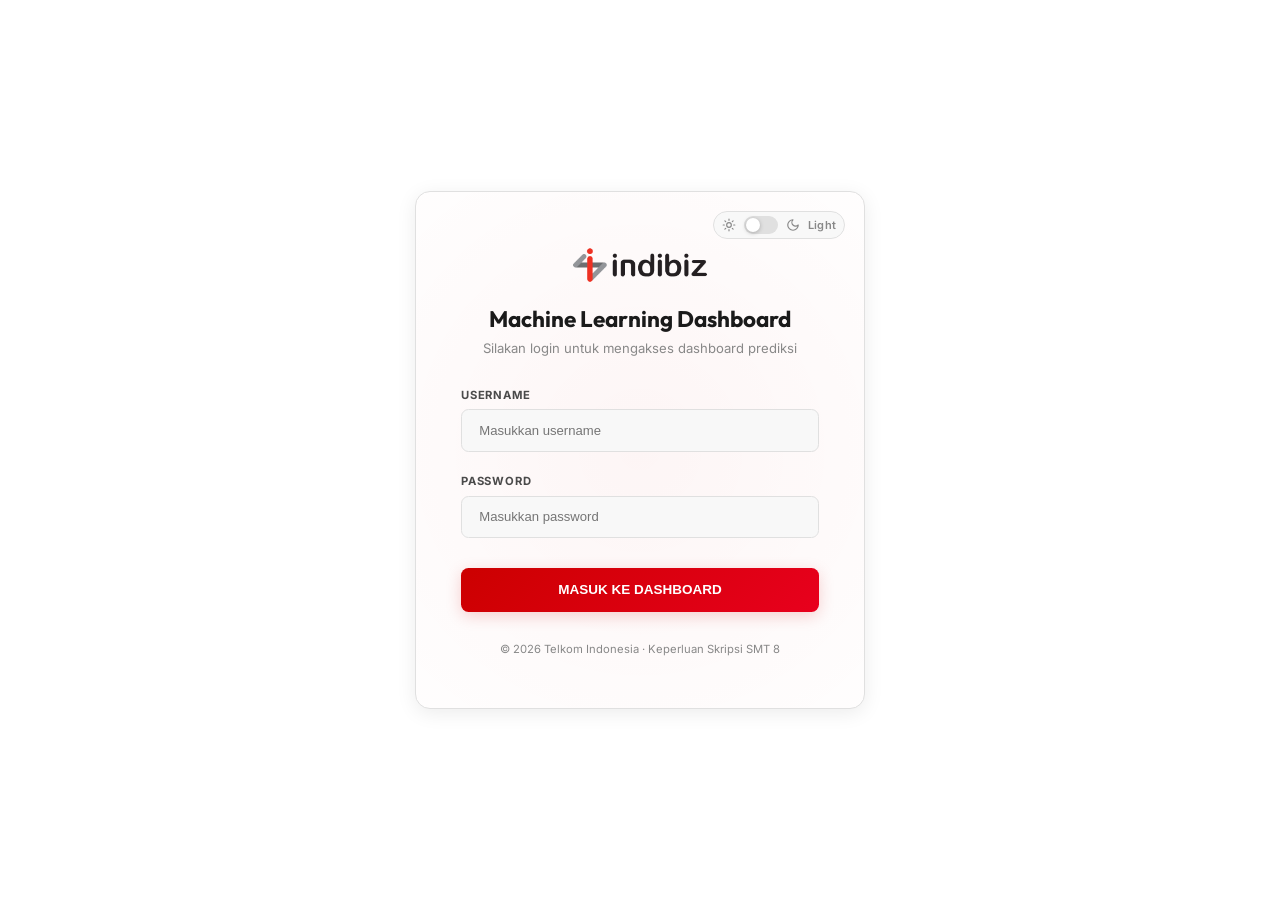
<file: login.html>
<!DOCTYPE html>
<html lang="id">
<head>
  <meta charset="UTF-8">
  <meta name="viewport" content="width=device-width, initial-scale=1.0">
  <title>Login - Indibiz ML Dashboard</title>
  <link rel="stylesheet" href="style.css">
  
  <script>
    // Inisialisasi tema instan sebelum body dirender untuk mencegah screen flash
    (function initTheme() {
      const saved = localStorage.getItem('app_theme');
      const activeTheme = saved || 'light';
      if (activeTheme === 'dark') {
        document.documentElement.setAttribute('data-theme', 'dark');
      } else {
        document.documentElement.removeAttribute('data-theme');
      }
    })();
  </script>

  <style>
    /* =====================================================
       Responsive & Fluid Login Layout (Berdasarkan Breakpoint)
       ===================================================== */
    
    body {
      display: flex;
      justify-content: center;
      align-items: center;
      min-height: 100vh;
      background: var(--bg-primary);
      margin: 0;
      font-family: 'Inter', sans-serif;
      transition: background 0.4s ease, color 0.4s ease;
      box-sizing: border-box;
      padding: 1rem;
    }
    
    .login-container {
      width: 100%;
      margin: 0 auto;
      transition: max-width 0.3s ease;
    }
    
    .login-card {
      background: var(--bg-card);
      border: 1px solid var(--border);
      border-radius: 1rem;
      box-shadow: var(--shadow-card);
      position: relative;
      overflow: hidden;
      transition: background 0.4s ease, border-color 0.4s ease, box-shadow 0.4s ease, padding 0.3s ease;
    }
    
    /* Background light glow effect */
    .login-card::before {
      content: '';
      position: absolute;
      top: -50%;
      left: -50%;
      width: 200%;
      height: 200%;
      background: radial-gradient(circle, rgba(204, 0, 0, 0.04) 0%, transparent 60%);
      pointer-events: none;
    }
    
    /* Floating theme switcher positioned inside the card to prevent overlap on mobile */
    .theme-toggle-container {
      position: absolute;
      top: 1.25rem;
      right: 1.25rem;
      z-index: 10;
    }
    
    .login-header {
      text-align: center;
      margin-bottom: 2rem;
      position: relative;
      z-index: 1;
    }
    
    .login-logo {
      height: auto;
      margin-bottom: 1rem;
      transition: width 0.3s ease;
    }
    
    .login-title {
      font-family: 'Outfit', sans-serif;
      font-weight: 700;
      color: var(--text-primary);
      margin: 0 0 0.5rem 0;
      line-height: 1.2;
      transition: color 0.4s ease, font-size 0.3s ease;
    }
    
    .login-subtitle {
      color: var(--text-muted);
      margin: 0;
      line-height: 1.4;
      transition: color 0.4s ease, font-size 0.3s ease;
    }
    
    .form-group {
      margin-bottom: 1.5rem;
      position: relative;
      z-index: 1;
    }
    
    .form-label {
      display: block;
      font-size: 0.75rem;
      font-weight: 700;
      color: var(--text-secondary);
      margin-bottom: 0.5rem;
      text-transform: uppercase;
      letter-spacing: 0.8px;
      transition: color 0.4s ease;
    }
    
    .form-input {
      width: 100%;
      background: var(--bg-secondary);
      border: 1px solid var(--border);
      border-radius: 0.5rem;
      color: var(--text-primary);
      font-size: 0.875rem;
      box-sizing: border-box;
      transition: all 0.3s ease;
    }
    
    .form-input:focus {
      outline: none;
      border-color: var(--telkom-red);
      box-shadow: 0 0 8px var(--border-glow);
    }
    
    .btn-login {
      width: 100%;
      background: var(--gradient-telkom);
      border: none;
      border-radius: 0.5rem;
      color: #FFFFFF;
      font-weight: 700;
      cursor: pointer;
      transition: all 0.3s ease;
      box-shadow: var(--shadow-red);
      margin-top: 0.5rem;
      position: relative;
      z-index: 1;
      box-sizing: border-box;
    }
    
    .btn-login:hover {
      transform: translateY(-2px);
      box-shadow: 0 6px 20px rgba(204, 0, 0, 0.4);
    }
    
    .btn-login:active {
      transform: translateY(0);
    }
    
    .btn-login:disabled {
      background: var(--border);
      color: var(--text-muted);
      cursor: not-allowed;
      box-shadow: none;
      transform: none;
    }
    
    .error-alert {
      background: rgba(204, 0, 0, 0.08);
      border: 1px solid rgba(204, 0, 0, 0.25);
      color: var(--telkom-red);
      border-radius: 0.5rem;
      padding: 0.75rem 1rem;
      font-size: 0.8125rem;
      margin-bottom: 1.5rem;
      display: none;
      animation: fadeIn 0.3s ease;
      position: relative;
      z-index: 1;
    }
    
    @keyframes fadeIn {
      from { opacity: 0; transform: translateY(-10px); }
      to { opacity: 1; transform: translateY(0); }
    }
    
    .login-footer {
      text-align: center;
      margin-top: 2rem;
      font-size: 0.75rem;
      color: var(--text-muted);
      position: relative;
      z-index: 1;
      transition: color 0.4s ease;
    }

    /* =====================================================
       Breakpoint-specific responsive rules (Desktop, Tablet, Mobile)
       ===================================================== */

    /* ─── DESKTOP (Width > 1024px) ─── */
    @media (min-width: 1025px) {
      .login-container {
        max-width: 450px;
      }
      .login-card {
        padding: 3.5rem 3rem;
      }
      .login-logo {
        width: 150px;
      }
      .login-title {
        font-size: 1.5rem;
      }
      .login-subtitle {
        font-size: 0.875rem;
      }
      .form-input {
        padding: 0.85rem 1.15rem;
      }
      .btn-login {
        padding: 0.95rem;
        font-size: 0.9rem;
      }
    }

    /* ─── TABLET (Width 640px - 1024px) ─── */
    @media (min-width: 640px) and (max-width: 1024px) {
      .login-container {
        max-width: 410px;
      }
      .login-card {
        padding: 3rem 2.25rem;
      }
      .login-logo {
        width: 135px;
      }
      .login-title {
        font-size: 1.35rem;
      }
      .login-subtitle {
        font-size: 0.825rem;
      }
      .form-input {
        padding: 0.775rem 1.05rem;
      }
      .btn-login {
        padding: 0.875rem;
        font-size: 0.875rem;
      }
    }

    /* ─── MOBILE (Width < 640px) ─── */
    @media (max-width: 639px) {
      body {
        padding: 0.75rem;
      }
      .login-container {
        width: 100%;
        max-width: 100%;
      }
      .login-card {
        padding: 2.25rem 1.25rem;
        border-radius: 0.75rem;
      }
      .theme-toggle-container {
        top: 0.875rem;
        right: 0.875rem;
      }
      .login-logo {
        width: 115px;
      }
      .login-title {
        font-size: 1.2rem;
      }
      .login-subtitle {
        font-size: 0.75rem;
      }
      .form-input {
        padding: 0.7rem 0.9rem;
        font-size: 0.8125rem;
      }
      .btn-login {
        padding: 0.8rem;
        font-size: 0.8125rem;
      }
      .form-group {
        margin-bottom: 1.25rem;
      }
    }
  </style>
</head>
<body class="login-page">

<div class="login-container">
  <div class="login-card">
    <!-- Floating Theme Switcher Inside Card -->
    <div class="theme-toggle-container">
      <div class="theme-widget" id="themeWidget" onclick="toggleTheme()" title="Ganti Tema">
        <svg class="theme-widget-icon" viewBox="0 0 24 24" fill="none" stroke="currentColor" stroke-width="2" stroke-linecap="round" stroke-linejoin="round"><circle cx="12" cy="12" r="4"/><path d="M12 2v2M12 20v2M4.93 4.93l1.41 1.41M17.66 17.66l1.41 1.41M2 12h2M20 12h2M6.34 17.66l-1.41 1.41M19.07 4.93l-1.41 1.41"/></svg>
        <div class="theme-widget-track">
          <div class="theme-widget-thumb" id="themeThumb"></div>
        </div>
        <svg class="theme-widget-icon" viewBox="0 0 24 24" fill="none" stroke="currentColor" stroke-width="2" stroke-linecap="round" stroke-linejoin="round"><path d="M12 3a6 6 0 0 0 9 9 9 9 0 1 1-9-9Z"/></svg>
        <span class="theme-widget-label" id="themeLabel">Light</span>
      </div>
    </div>

    <div class="login-header">
      <img src="indibiz_logo.png" alt="Indibiz" class="login-logo">
      <h1 class="login-title">Machine Learning Dashboard</h1>
      <p class="login-subtitle">Silakan login untuk mengakses dashboard prediksi</p>
    </div>

    <div class="error-alert" id="errorAlert">Username atau password salah.</div>

    <form id="loginForm" onsubmit="handleLogin(event)">
      <div class="form-group">
        <label class="form-label" for="username">Username</label>
        <input type="text" id="username" class="form-input" required placeholder="Masukkan username" autocomplete="username">
      </div>
      <div class="form-group">
        <label class="form-label" for="password">Password</label>
        <input type="password" id="password" class="form-input" required placeholder="Masukkan password" autocomplete="current-password">
      </div>
      <button type="submit" class="btn-login" id="submitBtn">MASUK KE DASHBOARD</button>
    </form>

    <div class="login-footer">
      &copy; 2026 Telkom Indonesia &middot; Keperluan Skripsi SMT 8
    </div>
  </div>
</div>

<script>
  // Fungsi ubah tema
  function toggleTheme() {
    const html = document.documentElement;
    const label = document.getElementById('themeLabel');
    const isDark = html.getAttribute('data-theme') === 'dark';

    if (isDark) {
      html.removeAttribute('data-theme');
      if (label) label.textContent = 'Light';
      localStorage.setItem('app_theme', 'light');
    } else {
      html.setAttribute('data-theme', 'dark');
      if (label) label.textContent = 'Dark';
      localStorage.setItem('app_theme', 'dark');
    }
  }

  // Sinkronisasi teks label tema saat halaman pertama dimuat
  (function syncThemeWidget() {
    const isDark = document.documentElement.getAttribute('data-theme') === 'dark';
    const label = document.getElementById('themeLabel');
    if (label) {
      label.textContent = isDark ? 'Dark' : 'Light';
    }
  })();

  // Handler Login API
  async function handleLogin(e) {
    e.preventDefault();
    const usernameInput = document.getElementById('username').value;
    const passwordInput = document.getElementById('password').value;
    const errorAlert = document.getElementById('errorAlert');
    const submitBtn = document.getElementById('submitBtn');

    errorAlert.style.display = 'none';
    submitBtn.disabled = true;
    submitBtn.textContent = 'MEMPROSES...';

    try {
      const response = await fetch('/api/login', {
        method: 'POST',
        headers: {
          'Content-Type': 'application/json'
        },
        body: JSON.stringify({
          username: usernameInput,
          password: passwordInput
        })
      });

      const data = await response.json();

      if (response.ok && data.success) {
        // Redirect ke dashboard utama
        window.location.href = '/';
      } else {
        errorAlert.textContent = data.message || 'Username atau password salah';
        errorAlert.style.display = 'block';
        submitBtn.disabled = false;
        submitBtn.textContent = 'MASUK KE DASHBOARD';
      }
    } catch (err) {
      console.error(err);
      errorAlert.textContent = 'Terjadi kesalahan koneksi ke server.';
      errorAlert.style.display = 'block';
      submitBtn.disabled = false;
      submitBtn.textContent = 'MASUK KE DASHBOARD';
    }
  }
</script>

</body>
</html>
</file>
<file: style.css>
/* ============================================
   DASHBOARD PAGE STYLES
============================================ */

/* =====================================================
   style.css — Indibiz ML Dashboard | Telkom Indonesia
   Tema Merah Telkom · Premium Dark/Light Mode
   ===================================================== */

@import url('https://fonts.googleapis.com/css2?family=Inter:wght@300;400;500;600;700;800&family=Outfit:wght@300;400;600;700;800&display=swap');

/* ─── CSS Variables — Light Mode (Default) ─── */
:root {
  /* Telkom Brand Colors */
  --telkom-red: #CC0000;
  --telkom-red-light: #E8001D;
  --telkom-red-dark: #990000;
  --telkom-gray: #4D4D4F;
  --telkom-gray-light: #6E6E70;

  /* Background — Light */
  --bg-primary: #FFFFFF;
  --bg-secondary: #F8F8F8;
  --bg-card: #FFFFFF;
  --bg-card2: #F3F3F3;
  --bg-hover: #F0F0F0;

  /* Borders */
  --border: #E0E0E0;
  --border-glow: rgba(204, 0, 0, 0.25);
  --border-subtle: #EBEBEB;

  /* Accent Colors */
  --accent-red: #CC0000;
  --accent-red2: #E8001D;
  --accent-gray: #4D4D4F;
  --accent-white: #FFFFFF;
  --accent-gold: var(--border);
  --accent-green: var(--telkom-red);
  --accent-blue: var(--text-secondary);
  --accent-orange: var(--text-secondary);

  /* Text */
  --text-primary: #1A1A1A;
  --text-secondary: #4A4A4A;
  --text-muted: #888888;
  --text-red: #CC0000;

  /* Gradients */
  --gradient-telkom: linear-gradient(135deg, #CC0000 0%, #E8001D 100%);
  --gradient-dark: linear-gradient(145deg, #FFFFFF 0%, #F5F5F5 100%);
  --gradient-sidebar: linear-gradient(180deg, #F8F8F8 0%, #FFFFFF 100%);
  --gradient-hero: linear-gradient(135deg, rgba(204, 0, 0, 0.06) 0%, rgba(232, 0, 29, 0.02) 100%);

  /* Shadows */
  --shadow-card: 0 4px 20px rgba(0, 0, 0, 0.08);
  --shadow-red: 0 4px 16px rgba(204, 0, 0, 0.18);
  --shadow-glow: 0 0 20px rgba(204, 0, 0, 0.12);

  /* Radius */
  --radius-card: 16px;
  --radius-sm: 10px;
  --radius-xs: 6px;

  --transition: all 0.3s cubic-bezier(0.4, 0, 0.2, 1);
}

/* ─── CSS Variables — Dark Mode ─── */
[data-theme="dark"] {
  /* Background — Deep Dark */
  --bg-primary: #0F1117;
  --bg-secondary: #161B27;
  --bg-card: #1A2035;
  --bg-card2: #1E2640;
  --bg-hover: #232B45;

  /* Borders */
  --border: #2A3555;
  --border-glow: rgba(204, 0, 0, 0.35);
  --border-subtle: #1E2840;

  /* Text */
  --text-primary: #F0F0F5;
  --text-secondary: #A8B4D0;
  --text-muted: #6070A0;
  --text-red: #FF4444;

  /* Gradients */
  --gradient-dark: linear-gradient(145deg, #1A2035 0%, #0F1117 100%);
  --gradient-sidebar: linear-gradient(180deg, #161B27 0%, #0F1117 100%);
  --gradient-hero: linear-gradient(135deg, rgba(204, 0, 0, 0.08) 0%, rgba(232, 0, 29, 0.03) 100%);

  /* Shadows */
  --shadow-card: 0 4px 20px rgba(0, 0, 0, 0.4);
  --shadow-red: 0 4px 16px rgba(204, 0, 0, 0.25);
  --shadow-glow: 0 0 24px rgba(204, 0, 0, 0.18);
}

/* ─── Reset & Base ─── */
*,
*::before,
*::after {
  box-sizing: border-box;
  margin: 0;
  padding: 0;
}

html {
  scroll-behavior: smooth;
  font-size: 15px;
}

body {
  font-family: 'Inter', sans-serif;
  background: var(--bg-primary);
  color: var(--text-primary);
  min-height: 100vh;
  overflow-x: hidden;
  transition: background 0.4s ease, color 0.4s ease;
}

/* ─── Scrollbar ─── */
::-webkit-scrollbar {
  width: 5px;
}

::-webkit-scrollbar-track {
  background: var(--bg-secondary);
}

::-webkit-scrollbar-thumb {
  background: var(--telkom-red);
  border-radius: 99px;
}

::-webkit-scrollbar-thumb:hover {
  background: var(--telkom-red-light);
}

/* ─── Layout Wrapper ─── */
.layout {
  display: flex;
  min-height: 100vh;
}

/* ═══════════════════════════════════════
   SIDEBAR — Indibiz Branding
═══════════════════════════════════════ */
.sidebar {
  width: 240px;
  min-height: 100vh;
  background: var(--bg-secondary);
  border-right: 1px solid var(--border);
  display: flex;
  flex-direction: column;
  position: fixed;
  top: 0;
  left: 0;
  z-index: 100;
  transition: background 0.4s ease, border-color 0.4s ease;
  box-shadow: 2px 0 10px rgba(0, 0, 0, 0.06);
}

/* Red top accent */
.sidebar::before {
  content: '';
  position: absolute;
  top: 0;
  left: 0;
  right: 0;
  height: 3px;
  background: var(--gradient-telkom);
  z-index: 1;
}

/* ── Sidebar Logo / Brand Area ── */
.sidebar-logo {
  padding: 16px 16px 12px;
  border-bottom: 1px solid var(--border-subtle);
}

.sidebar-brand {
  display: flex;
  flex-direction: column;
  align-items: flex-start;
  gap: 8px;
}

.sidebar-logo-img {
  height: 22px;
  width: auto;
  max-width: 130px;
  object-fit: contain;
  display: block;
  transition: filter 0.4s ease;
}

[data-theme="dark"] .sidebar-logo-img {
  filter: brightness(0) invert(1) sepia(1) saturate(2) hue-rotate(330deg);
}

.sidebar-brand-sub {
  font-size: 10px;
  font-weight: 700;
  color: var(--telkom-red);
  text-transform: uppercase;
  letter-spacing: 1.5px;
  padding-left: 2px;
}

@keyframes pulse-dot {

  0%,
  100% {
    opacity: 1;
    transform: scale(1);
  }

  50% {
    opacity: 0.4;
    transform: scale(0.7);
  }
}

/* ── Sidebar Navigation ── */
.sidebar-nav {
  flex: 1;
  padding: 12px 12px;
  overflow-y: auto;
}

.nav-section {
  font-size: 10px;
  font-weight: 700;
  letter-spacing: 1.5px;
  text-transform: uppercase;
  color: var(--text-muted);
  padding: 12px 12px 4px;
}

.nav-item {
  display: flex;
  align-items: center;
  gap: 8px;
  padding: 8px 12px;
  border-radius: 8px;
  cursor: pointer;
  transition: var(--transition);
  margin-bottom: 1px;
  font-size: 13px;
  font-weight: 500;
  color: var(--text-secondary);
  border: 1px solid transparent;
  text-decoration: none;
  position: relative;
}

.nav-item:hover {
  background: rgba(204, 0, 0, 0.06);
  color: var(--text-primary);
  border-color: rgba(204, 0, 0, 0.12);
}

.nav-item.active {
  background: rgba(204, 0, 0, 0.09);
  color: var(--telkom-red);
  border-color: rgba(204, 0, 0, 0.22);
  font-weight: 600;
}

[data-theme="dark"] .nav-item.active {
  color: var(--text-red);
  background: rgba(204, 0, 0, 0.14);
}

.nav-item.active::before {
  content: '';
  position: absolute;
  left: 0;
  top: 25%;
  bottom: 25%;
  width: 3px;
  background: var(--gradient-telkom);
  border-radius: 0 3px 3px 0;
}

.nav-icon {
  font-size: 15px;
  width: 20px;
  text-align: center;
  flex-shrink: 0;
  display: inline-flex;
  align-items: center;
  justify-content: center;
}
.nav-icon svg, svg.nav-icon {
  width: 16px;
  height: 16px;
  stroke: currentColor;
}

/* ── Sidebar Footer ── */
.sidebar-footer {
  padding: 16px 16px;
  border-top: 1px solid var(--border);
  font-size: 11px;
  color: var(--text-muted);
  line-height: 1.8;
  transition: border-color 0.4s ease;
}

.sidebar-footer span {
  color: var(--telkom-red);
  font-weight: 600;
}

/* ─── MAIN CONTENT ─── */
.main {
  flex: 1;
  margin-left: 240px;
  min-height: 100vh;
  display: flex;
  flex-direction: column;
}

/* ─── TOPBAR ─── */
.topbar {
  background: var(--bg-primary);
  border-bottom: 1px solid var(--border);
  padding: 0 28px;
  height: 56px;
  display: flex;
  align-items: center;
  justify-content: space-between;
  position: sticky;
  top: 0;
  z-index: 50;
  backdrop-filter: blur(12px);
  -webkit-backdrop-filter: blur(12px);
  box-shadow: 0 1px 8px rgba(0, 0, 0, 0.06);
  transition: background 0.4s ease, border-color 0.4s ease;
  gap: 16px;
}

[data-theme="dark"] .topbar {
  box-shadow: 0 1px 12px rgba(0, 0, 0, 0.3);
}

/* Page title */
.topbar-title h2 {
  font-family: 'Outfit', sans-serif;
  font-size: 16px;
  font-weight: 700;
  color: var(--text-primary);
  transition: color 0.4s ease;
  white-space: nowrap;
}

.topbar-title p {
  font-size: 11px;
  color: var(--text-muted);
  margin-top: 1px;
  transition: color 0.4s ease;
  white-space: nowrap;
}

/* Right controls */
.topbar-right {
  display: flex;
  align-items: center;
  gap: 8px;
  flex-shrink: 0;
}

.topbar-badges {
  display: flex;
  align-items: center;
  gap: 5px;
}

.badge {
  padding: 4px 10px;
  border-radius: 99px;
  font-size: 11px;
  font-weight: 600;
  border: 1px solid;
  letter-spacing: 0.2px;
  white-space: nowrap;
}

.badge-red {
  background: rgba(204, 0, 0, 0.08);
  color: #CC0000;
  border-color: rgba(204, 0, 0, 0.25);
}

.badge-gray {
  background: rgba(77, 77, 79, 0.08);
  color: var(--text-secondary);
  border-color: rgba(77, 77, 79, 0.25);
}

.badge-gold {
  background: rgba(204, 0, 0, 0.05);
  color: var(--telkom-red);
  border-color: rgba(204, 0, 0, 0.15);
}

.badge-green {
  background: rgba(77, 77, 79, 0.05);
  color: var(--text-secondary);
  border-color: rgba(77, 77, 79, 0.15);
}

.badge-purple {
  background: rgba(77, 77, 79, 0.05);
  color: var(--text-secondary);
  border-color: rgba(77, 77, 79, 0.15);
}

.badge-orange {
  background: rgba(77, 77, 79, 0.05);
  color: var(--text-secondary);
  border-color: rgba(77, 77, 79, 0.15);
}

/* ─── PAGE CONTENT ─── */
.content {
  padding: 28px 32px;
  flex: 1;
}

/* ─── SECTIONS ─── */
.section {
  display: none;
}

.section.active {
  display: block;
  animation: fadeIn 0.35s ease;
}

@keyframes fadeIn {
  from {
    opacity: 0;
    transform: translateY(8px);
  }

  to {
    opacity: 1;
    transform: translateY(0);
  }
}

.section-header {
  margin-bottom: 24px;
}

.section-header h3 {
  font-family: 'Outfit', sans-serif;
  font-size: 22px;
  font-weight: 700;
  color: var(--text-primary);
  margin-bottom: 8px;
  display: flex;
  align-items: center;
  gap: 8px;
}

.section-header p {
  font-size: 13px;
  color: var(--text-secondary);
}

/* ─── KPI CARDS ─── */
.kpi-grid {
  display: grid;
  grid-template-columns: repeat(auto-fit, minmax(200px, 1fr));
  gap: 16px;
  margin-bottom: 28px;
}

.kpi-card {
  background: var(--bg-card);
  border: 1px solid var(--border);
  border-radius: var(--radius-card);
  padding: 24px 24px;
  position: relative;
  overflow: hidden;
  transition: var(--transition), background 0.4s ease, border-color 0.4s ease;
  cursor: default;
  box-shadow: var(--shadow-card);
}

.kpi-card::after {
  content: '';
  position: absolute;
  top: -40px;
  right: -40px;
  width: 100px;
  height: 100px;
  border-radius: 50%;
  opacity: 0.07;
}

.kpi-card.red::after {
  background: #CC0000;
}

.kpi-card.gray::after {
  background: #6E6E70;
}

.kpi-card.gold::after {
  background: #6E6E70;
}

.kpi-card.green::after {
  background: #6E6E70;
}

.kpi-card.purple::after {
  background: #6E6E70;
}

.kpi-card.orange::after {
  background: #6E6E70;
}

.kpi-card:hover {
  transform: translateY(-4px);
  box-shadow: 0 8px 24px rgba(0, 0, 0, 0.10);
  border-color: rgba(204, 0, 0, 0.25);
}

.kpi-icon {
  font-size: 26px;
  margin-bottom: 12px;
  display: flex;
  align-items: center;
}
.kpi-icon svg {
  width: 26px;
  height: 26px;
  stroke: currentColor;
}
.kpi-card.red .kpi-icon { color: #CC0000; }
.kpi-card.gray .kpi-icon { color: var(--text-secondary); }
.kpi-card.gold .kpi-icon { color: #FFA000; }
.kpi-card.green .kpi-icon { color: #2E7D32; }

.kpi-value {
  font-family: 'Outfit', sans-serif;
  font-size: 28px;
  font-weight: 800;
  line-height: 1;
  margin-bottom: 8px;
}

.kpi-card.red .kpi-value {
  color: #CC0000;
}

.kpi-card.gray .kpi-value {
  color: var(--text-secondary);
}

.kpi-card.gold .kpi-value {
  color: var(--text-primary);
}

.kpi-card.green .kpi-value {
  color: var(--text-primary);
}

.kpi-card.purple .kpi-value {
  color: var(--text-primary);
}

.kpi-card.orange .kpi-value {
  color: var(--text-primary);
}

.kpi-label {
  font-size: 12px;
  color: var(--text-muted);
  font-weight: 500;
}

.kpi-sub {
  font-size: 11px;
  color: var(--text-secondary);
  margin-top: 8px;
}

/* ─── CARDS ─── */
.card {
  background: var(--bg-card);
  border: 1px solid var(--border);
  border-radius: var(--radius-card);
  padding: 24px;
  margin-bottom: 20px;
  transition: var(--transition), background 0.4s ease, border-color 0.4s ease;
  box-shadow: var(--shadow-card);
}

.card:hover {
  border-color: rgba(204, 0, 0, 0.25);
  box-shadow: 0 6px 24px rgba(0, 0, 0, 0.12);
}

.card-header {
  display: flex;
  align-items: center;
  justify-content: space-between;
  margin-bottom: 16px;
}

.card-title {
  font-family: 'Outfit', sans-serif;
  font-size: 15px;
  font-weight: 600;
  color: var(--text-primary);
  transition: color 0.4s ease;
}

.card-tag {
  font-size: 11px;
  font-weight: 600;
  padding: 4px 10px;
  border-radius: 99px;
  background: rgba(204, 0, 0, 0.12);
  color: #FF4444;
  border: 1px solid rgba(204, 0, 0, 0.28);
}

/* ─── CHARTS ─── */
.chart-container {
  position: relative;
  width: 100%;
  height: 280px;
}

.chart-row {
  display: grid;
  gap: 20px;
  margin-bottom: 20px;
}

.chart-row.col-2 {
  grid-template-columns: 1fr 1fr;
}

.chart-row.col-3 {
  grid-template-columns: 1fr 1fr 1fr;
}

/* ─── METRICS TABLE ─── */
.metrics-table-wrap {
  overflow-x: auto;
  border-radius: var(--radius-sm);
}

.metrics-table {
  width: 100%;
  border-collapse: collapse;
  font-size: 13.5px;
}

.metrics-table th {
  background: var(--bg-card2);
  color: var(--text-secondary);
  font-weight: 600;
  font-size: 11px;
  letter-spacing: 0.8px;
  text-transform: uppercase;
  padding: 16px 16px;
  text-align: left;
  border-bottom: 1px solid var(--border);
  transition: background 0.4s ease;
}

.metrics-table td {
  padding: 16px 16px;
  border-bottom: 1px solid var(--border-subtle);
  color: var(--text-primary);
  transition: color 0.4s ease;
}

.metrics-table tr:last-child td {
  border-bottom: none;
}

.metrics-table tr:hover td {
  background: rgba(204, 0, 0, 0.04);
}

.metric-best {
  background: linear-gradient(135deg, rgba(204, 0, 0, 0.06), rgba(204, 0, 0, 0.02));
}

.r2-bar {
  display: flex;
  align-items: center;
  gap: 8px;
}

.r2-bar-track {
  flex: 1;
  height: 6px;
  background: var(--border);
  border-radius: 99px;
  overflow: hidden;
}

.r2-bar-fill {
  height: 100%;
  border-radius: 99px;
  transition: width 1.2s ease;
  background: var(--gradient-telkom);
}

/* ─── RESEARCH QUESTIONS ─── */
.rq-card {
  background: var(--bg-card);
  border: 1px solid var(--border);
  border-radius: var(--radius-card);
  padding: 24px;
  margin-bottom: 20px;
  position: relative;
  overflow: hidden;
  transition: var(--transition), background 0.4s ease;
  box-shadow: var(--shadow-card);
}

.rq-card:hover {
  border-color: rgba(204, 0, 0, 0.2);
  box-shadow: 0 6px 20px rgba(0, 0, 0, 0.08);
}

.rq-number {
  position: absolute;
  top: 20px;
  right: 24px;
  font-family: 'Outfit', sans-serif;
  font-size: 72px;
  font-weight: 800;
  color: var(--telkom-red);
  opacity: 0.05;
  line-height: 1;
  user-select: none;
}

.rq-label {
  font-size: 11px;
  font-weight: 700;
  letter-spacing: 1.5px;
  text-transform: uppercase;
  color: var(--telkom-red-light);
  margin-bottom: 8px;
}

.rq-question {
  font-size: 14px;
  font-weight: 600;
  color: var(--text-primary);
  margin-bottom: 12px;
  line-height: 1.5;
  transition: color 0.4s ease;
}

.rq-answer {
  font-size: 13px;
  color: var(--text-secondary);
  line-height: 1.7;
  transition: color 0.4s ease;
}

.rq-answer strong {
  color: var(--telkom-red);
}

.rq-img {
  width: 100%;
  border-radius: var(--radius-sm);
  margin-top: 16px;
  border: 1px solid var(--border);
  transition: var(--transition);
}

.rq-img:hover {
  transform: scale(1.01);
  box-shadow: var(--shadow-card);
}

/* ─── PREDICT FORM ─── */
.predict-form {
  display: grid;
  grid-template-columns: repeat(auto-fit, minmax(180px, 1fr));
  gap: 16px;
  margin-bottom: 8px;
}

.predict-form-views {
  grid-template-columns: repeat(3, 1fr);
}

.predict-form-params {
  grid-template-columns: repeat(3, 1fr);
}

/* ─── Interpretation Result Box ─── */
.pred-interpretation-box {
  margin-top: 20px;
  padding: 16px 20px;
  background: var(--bg-secondary);
  border: 1px solid var(--border);
  border-left: 4px solid var(--telkom-red);
  border-radius: var(--radius-sm);
  transition: background 0.4s ease, border-color 0.4s ease;
}

.pred-interp-title {
  font-size: 12px;
  font-weight: 700;
  color: var(--telkom-red);
  margin-bottom: 8px;
  text-transform: uppercase;
  letter-spacing: 0.8px;
  display: flex;
  align-items: center;
  gap: 8px;
}

.pred-interp-text {
  font-size: 13px;
  color: var(--text-secondary);
  line-height: 1.8;
}


.dashboard-page .form-group {
  display: flex;
  flex-direction: column;
  gap: 8px;
}

.dashboard-page .form-label {
  font-size: 12px;
  font-weight: 600;
  color: var(--text-secondary);
  text-transform: uppercase;
  letter-spacing: 0.6px;
  display: flex;
  align-items: center;
  gap: 8px;
}

.dashboard-page .form-input {
  background: var(--bg-secondary);
  border: 1px solid var(--border);
  border-radius: var(--radius-sm);
  padding: 12px 16px;
  color: var(--text-primary);
  font-size: 14px;
  font-family: 'Inter', sans-serif;
  transition: var(--transition), background 0.4s ease;
  outline: none;
}

.dashboard-page .form-input:focus {
  border-color: var(--telkom-red);
  box-shadow: 0 0 0 3px rgba(204, 0, 0, 0.12);
}

.dashboard-page .form-input::-webkit-outer-spin-button,
.dashboard-page .form-input::-webkit-inner-spin-button {
  -webkit-appearance: none;
}

.predict-btn {
  background: var(--gradient-telkom);
  color: white;
  border: none;
  border-radius: var(--radius-sm);
  padding: 16px 32px;
  font-size: 14px;
  font-weight: 700;
  font-family: 'Outfit', sans-serif;
  cursor: pointer;
  transition: var(--transition);
  letter-spacing: 0.5px;
  display: inline-flex;
  align-items: center;
  gap: 8px;
  box-shadow: 0 4px 16px rgba(204, 0, 0, 0.35);
}

.predict-btn:hover {
  transform: translateY(-2px);
  box-shadow: 0 8px 28px rgba(204, 0, 0, 0.5);
}

.predict-btn:active {
  transform: translateY(0);
}

.prediction-result {
  display: grid;
  grid-template-columns: repeat(3, 1fr);
  gap: 16px;
  margin-top: 20px;
}

.pred-card {
  background: var(--bg-card);
  border: 1px solid var(--border);
  border-radius: var(--radius-card);
  padding: 24px;
  text-align: center;
  transition: var(--transition), background 0.4s ease;
  position: relative;
  overflow: hidden;
  box-shadow: var(--shadow-card);
}

.pred-card:hover {
  transform: translateY(-3px);
  box-shadow: 0 8px 24px rgba(0, 0, 0, 0.10);
  border-color: rgba(204, 0, 0, 0.2);
}

.pred-card.xgb {
  border-color: rgba(204, 0, 0, 0.25);
  background: rgba(204, 0, 0, 0.03);
}

.pred-card.xgb::before {
  content: '🏆 TERBAIK';
  position: absolute;
  top: 12px;
  right: 12px;
  font-size: 9px;
  font-weight: 700;
  background: rgba(204, 0, 0, 0.2);
  color: #FF4444;
  padding: 4px 8px;
  border-radius: 99px;
  border: 1px solid rgba(204, 0, 0, 0.3);
}

.pred-model {
  font-size: 12px;
  color: var(--text-muted);
  margin-bottom: 8px;
  font-weight: 600;
  text-transform: uppercase;
  letter-spacing: 0.5px;
}

.pred-value {
  font-family: 'Outfit', sans-serif;
  font-size: 36px;
  font-weight: 800;
}

.pred-label {
  font-size: 11px;
  color: var(--text-secondary);
  margin-top: 4px;
}

.pred-meta {
  font-size: 10.5px;
  color: var(--text-muted);
  margin-top: 8px;
  padding-top: 8px;
  border-top: 1px solid var(--border-subtle);
}

.pred-card.lr .pred-value {
  color: var(--text-secondary);
}

.pred-card.rf .pred-value {
  color: var(--text-secondary);
}

.pred-card.xgb .pred-value {
  color: var(--telkom-red);
}

/* ─── Classification Badge ─── */
.class-badge {
  display: inline-flex;
  align-items: center;
  gap: 5px;
  padding: 4px 12px;
  border-radius: 99px;
  font-size: 11px;
  font-weight: 700;
  margin-top: 8px;
  letter-spacing: 0.4px;
}

.class-tinggi {
  background: rgba(204, 0, 0, 0.08);
  color: var(--telkom-red);
  border: 1px solid rgba(204, 0, 0, 0.22);
}

.class-rendah {
  background: rgba(77, 77, 79, 0.08);
  color: var(--text-secondary);
  border: 1px solid rgba(77, 77, 79, 0.22);
}

/* ─── Platform Indicator Dots ─── */
.platform-dot {
  display: inline-block;
  width: 9px;
  height: 9px;
  border-radius: 50%;
  vertical-align: middle;
}

.dot-fb {
  background: #D0D0D0;
}

.dot-ig {
  background: #888888;
}

.dot-tt {
  background: #CC0000;
}

/* ═══════════════════════════════════════
   CSV UPLOAD SECTION
═══════════════════════════════════════ */

/* Drop Zone */
.upload-zone {
  border: 2px dashed var(--border);
  border-radius: var(--radius-card);
  padding: 48px 32px;
  text-align: center;
  cursor: pointer;
  transition: var(--transition), background 0.4s ease;
  background: var(--bg-secondary);
  position: relative;
  overflow: hidden;
}

.upload-zone::before {
  content: '';
  position: absolute;
  inset: 0;
  background: var(--gradient-hero);
  opacity: 0;
  transition: var(--transition);
}

.upload-zone:hover,
.upload-zone.dragover {
  border-color: var(--telkom-red);
  box-shadow: var(--shadow-glow);
}

.upload-zone:hover::before,
.upload-zone.dragover::before {
  opacity: 1;
}

.upload-zone.dragover {
  border-style: solid;
}

.upload-icon {
  font-size: 52px;
  margin-bottom: 16px;
  display: flex;
  justify-content: center;
  align-items: center;
  position: relative;
  z-index: 1;
  animation: float 3s ease-in-out infinite;
}
.upload-icon svg {
  width: 52px;
  height: 52px;
  stroke: var(--telkom-red);
}

@keyframes float {

  0%,
  100% {
    transform: translateY(0);
  }

  50% {
    transform: translateY(-6px);
  }
}

.upload-zone h4 {
  font-family: 'Outfit', sans-serif;
  font-size: 18px;
  font-weight: 700;
  color: var(--text-primary);
  margin-bottom: 8px;
  position: relative;
  z-index: 1;
  transition: color 0.4s ease;
}

.upload-zone p {
  font-size: 13px;
  color: var(--text-secondary);
  position: relative;
  z-index: 1;
  margin-bottom: 8px;
}

.upload-zone small {
  font-size: 11px;
  color: var(--text-muted);
  position: relative;
  z-index: 1;
}

#csvFileInput {
  display: none;
}

.btn-upload-browse {
  display: inline-flex;
  align-items: center;
  gap: 8px;
  margin-top: 16px;
  background: rgba(204, 0, 0, 0.15);
  color: #FF4444;
  border: 1px solid rgba(204, 0, 0, 0.35);
  border-radius: var(--radius-sm);
  padding: 12px 24px;
  font-size: 13px;
  font-weight: 600;
  cursor: pointer;
  transition: var(--transition);
  font-family: 'Outfit', sans-serif;
  position: relative;
  z-index: 1;
}

.btn-upload-browse:hover {
  background: rgba(204, 0, 0, 0.25);
  box-shadow: 0 4px 16px rgba(204, 0, 0, 0.25);
}

/* Format Info */
.format-info {
  display: grid;
  grid-template-columns: 1fr 1fr;
  gap: 16px;
  margin-top: 20px;
}

.format-box {
  background: var(--bg-secondary);
  border: 1px solid var(--border);
  border-radius: var(--radius-sm);
  padding: 16px;
  transition: background 0.4s ease;
}

.format-box h5 {
  font-size: 12px;
  font-weight: 700;
  color: var(--text-secondary);
  text-transform: uppercase;
  letter-spacing: 0.8px;
  margin-bottom: 8px;
  display: flex;
  align-items: center;
  gap: 8px;
}

.format-box code {
  font-family: 'Courier New', monospace;
  font-size: 12px;
  color: #FF4444;
  background: rgba(204, 0, 0, 0.08);
  padding: 4px 8px;
  border-radius: 4px;
}

.format-box .col-list {
  display: flex;
  flex-direction: column;
  gap: 4px;
}

.col-item {
  display: flex;
  align-items: center;
  gap: 8px;
  font-size: 12px;
  color: var(--text-secondary);
  transition: color 0.4s ease;
}

.col-dot {
  width: 8px;
  height: 8px;
  border-radius: 50%;
  background: var(--telkom-red);
  flex-shrink: 0;
}

.col-dot.optional {
  background: var(--telkom-gray);
}

/* Preview Table */
.preview-section {
  display: none;
  margin-top: 20px;
}

.preview-section.visible {
  display: block;
  animation: fadeIn 0.3s ease;
}

.preview-header {
  display: flex;
  align-items: center;
  justify-content: space-between;
  margin-bottom: 16px;
  flex-wrap: wrap;
  gap: 8px;
}

.preview-header h4 {
  font-family: 'Outfit', sans-serif;
  font-size: 15px;
  font-weight: 600;
  color: var(--text-primary);
  transition: color 0.4s ease;
}

.preview-info {
  display: flex;
  align-items: center;
  gap: 8px;
}

.file-badge {
  display: inline-flex;
  align-items: center;
  gap: 8px;
  background: rgba(204, 0, 0, 0.08);
  border: 1px solid rgba(204, 0, 0, 0.22);
  color: var(--telkom-red);
  padding: 6px 12px;
  border-radius: 99px;
  font-size: 11px;
  font-weight: 600;
}

/* Upload Actions Row */
.upload-actions {
  display: flex;
  gap: 12px;
  flex-wrap: wrap;
  margin-top: 16px;
}

.btn-primary {
  display: inline-flex;
  align-items: center;
  gap: 8px;
  background: var(--gradient-telkom);
  color: white;
  border: none;
  border-radius: var(--radius-sm);
  padding: 12px 24px;
  font-size: 13.5px;
  font-weight: 700;
  font-family: 'Outfit', sans-serif;
  cursor: pointer;
  transition: var(--transition);
  box-shadow: 0 4px 16px rgba(204, 0, 0, 0.3);
}

.btn-primary:hover {
  transform: translateY(-2px);
  box-shadow: 0 8px 24px rgba(204, 0, 0, 0.45);
}

.btn-secondary {
  display: inline-flex;
  align-items: center;
  gap: 8px;
  background: transparent;
  color: var(--text-secondary);
  border: 1px solid var(--border);
  border-radius: var(--radius-sm);
  padding: 12px 24px;
  font-size: 13.5px;
  font-weight: 600;
  font-family: 'Outfit', sans-serif;
  cursor: pointer;
  transition: var(--transition);
}

.btn-secondary:hover {
  background: var(--bg-card2);
  color: var(--text-primary);
  border-color: var(--telkom-red);
}

/* Batch Results Table */
.results-section {
  display: none;
  margin-top: 24px;
}

.results-section.visible {
  display: block;
  animation: fadeIn 0.3s ease;
}

.results-summary {
  display: grid;
  grid-template-columns: repeat(auto-fit, minmax(140px, 1fr));
  gap: 12px;
  margin-bottom: 20px;
}

.sum-card {
  background: var(--bg-card);
  border: 1px solid var(--border);
  border-radius: var(--radius-sm);
  padding: 16px 16px;
  text-align: center;
  box-shadow: var(--shadow-card);
  transition: background 0.4s ease, border-color 0.4s ease;
}

.sum-value {
  font-family: 'Outfit', sans-serif;
  font-size: 24px;
  font-weight: 800;
  margin-bottom: 4px;
}

.sum-value.red {
  color: #CC0000;
}

.sum-value.green {
  color: var(--text-primary);
}

.sum-value.gold {
  color: var(--text-primary);
}

.sum-value.gray {
  color: var(--text-secondary);
}

.sum-label {
  font-size: 11px;
  color: var(--text-muted);
  font-weight: 500;
}

.results-table-wrap {
  overflow-x: auto;
  border-radius: var(--radius-sm);
  border: 1px solid var(--border-subtle);
  max-height: 440px;
  overflow-y: auto;
}

.results-table {
  width: 100%;
  border-collapse: collapse;
  font-size: 12.5px;
  min-width: 780px;
}

.results-table th {
  background: var(--bg-card2);
  color: var(--text-secondary);
  font-weight: 600;
  font-size: 10.5px;
  letter-spacing: 0.8px;
  text-transform: uppercase;
  padding: 12px 16px;
  text-align: left;
  border-bottom: 1px solid var(--border);
  position: sticky;
  top: 0;
  z-index: 5;
  transition: background 0.4s ease;
}

.results-table td {
  padding: 12px 16px;
  border-bottom: 1px solid var(--border-subtle);
  color: var(--text-primary);
  transition: color 0.4s ease;
}

.results-table tr:last-child td {
  border-bottom: none;
}

.results-table tr:hover td {
  background: rgba(204, 0, 0, 0.02);
}

.level-badge {
  display: inline-flex;
  align-items: center;
  gap: 4px;
  padding: 4px 12px;
  border-radius: 99px;
  font-size: 10.5px;
  font-weight: 700;
  white-space: nowrap;
}

.level-tinggi {
  background: rgba(204, 0, 0, 0.08);
  color: #CC0000;
  border: 1px solid rgba(204, 0, 0, 0.22);
}

.level-rendah {
  background: rgba(77, 77, 79, 0.08);
  color: var(--text-secondary);
  border: 1px solid rgba(77, 77, 79, 0.22);
}

/* Progress bar in results */
.progress-bar-wrap {
  width: 100%;
  height: 4px;
  background: var(--border-subtle);
  border-radius: 99px;
  overflow: hidden;
  margin-top: 4px;
}

.progress-bar-fill {
  height: 100%;
  border-radius: 99px;
  background: var(--gradient-telkom);
  transition: width 0.8s ease;
}

/* ─── Loading State ─── */
.loading-overlay {
  position: fixed;
  inset: 0;
  background: var(--bg-primary);
  display: flex;
  flex-direction: column;
  align-items: center;
  justify-content: center;
  z-index: 9999;
  transition: opacity 0.6s ease, background 0.4s ease;
}

.loading-overlay.hidden {
  opacity: 0;
  pointer-events: none;
}

.loader-container {
  display: flex;
  flex-direction: column;
  align-items: center;
  gap: 24px;
}

.loader-logo {
  width: 88px;
  height: 88px;
  background: transparent;
  border: none;
  border-radius: 50%;
  display: flex;
  align-items: center;
  justify-content: center;
  animation: loader-pulse 1.5s ease-in-out infinite;
}

@keyframes loader-pulse {

  0%,
  100% {
    box-shadow: 0 0 0 0 rgba(204, 0, 0, 0.3);
  }

  50% {
    box-shadow: 0 0 0 18px rgba(204, 0, 0, 0);
  }
}

.loader-ring {
  width: 4px;
  height: 4px;
  border: 3px solid rgba(204, 0, 0, 0.15);
  border-top-color: var(--telkom-red);
  border-radius: 50%;
  animation: spin 0.8s linear infinite;
  position: absolute;
  inset: -16px;
}

@keyframes spin {
  to {
    transform: rotate(360deg);
  }
}

.loading-text {
  font-family: 'Outfit', sans-serif;
  font-size: 20px;
  font-weight: 700;
  color: var(--text-primary);
  transition: color 0.4s ease;
}

.loading-text span {
  background: var(--gradient-telkom);
  -webkit-background-clip: text;
  -webkit-text-fill-color: transparent;
  background-clip: text;
}

.loading-sub {
  font-size: 13px;
  color: var(--text-muted);
}

.loading-dots {
  display: flex;
  gap: 8px;
  margin-top: 8px;
}

.loading-dots span {
  width: 8px;
  height: 8px;
  background: var(--telkom-red);
  border-radius: 50%;
  animation: bounce 1.4s ease-in-out infinite;
}

.loading-dots span:nth-child(2) {
  animation-delay: 0.2s;
  background: #FF4444;
}

.loading-dots span:nth-child(3) {
  animation-delay: 0.4s;
  background: #FF8888;
}

@keyframes bounce {

  0%,
  80%,
  100% {
    transform: scale(0.6);
    opacity: 0.5;
  }

  40% {
    transform: scale(1);
    opacity: 1;
  }
}

/* ─── Glow animation ─── */
@keyframes glow-pulse {

  0%,
  100% {
    box-shadow: 0 0 8px rgba(204, 0, 0, 0.2);
  }

  50% {
    box-shadow: 0 0 24px rgba(204, 0, 0, 0.5);
  }
}

.glow-animate {
  animation: glow-pulse 3s ease-in-out infinite;
}

/* ─── Correlation Grid ─── */
.corr-grid {
  display: grid;
  grid-template-columns: repeat(auto-fit, minmax(150px, 1fr));
  gap: 12px;
}

.corr-item {
  background: var(--bg-card);
  border: 1px solid var(--border);
  border-radius: var(--radius-sm);
  padding: 16px;
  text-align: center;
  transition: var(--transition), background 0.4s ease;
  box-shadow: var(--shadow-card);
}

.corr-item:hover {
  border-color: rgba(204, 0, 0, 0.25);
  transform: translateY(-2px);
  box-shadow: 0 4px 16px rgba(0, 0, 0, 0.12);
}

.corr-platform {
  font-size: 12px;
  font-weight: 600;
  color: var(--text-muted);
  margin-bottom: 8px;
  text-transform: uppercase;
  letter-spacing: 0.5px;
}

.corr-value {
  font-family: 'Outfit', sans-serif;
  font-size: 22px;
  font-weight: 800;
}

.corr-positive {
  color: var(--text-primary);
}

.corr-negative {
  color: var(--telkom-red);
}

/* ─── Insight Boxes ─── */
.insight-grid {
  display: grid;
  grid-template-columns: 1fr 1fr;
  gap: 20px;
}

.insight-box {
  background: var(--bg-secondary);
  border: 1px solid var(--border);
  border-radius: var(--radius-sm);
  padding: 16px;
  transition: background 0.4s ease;
}

.insight-box-title {
  font-size: 12px;
  font-weight: 700;
  text-transform: uppercase;
  letter-spacing: 0.8px;
  margin-bottom: 8px;
  display: flex;
  align-items: center;
  gap: 8px;
}

.insight-box-title.red {
  color: #CC0000;
}

.insight-box-title.gold {
  color: var(--text-secondary);
}

.insight-box-title.green {
  color: var(--text-secondary);
}

.insight-box p {
  font-size: 13px;
  color: var(--text-secondary);
  line-height: 1.8;
  transition: color 0.4s ease;
}

.insight-box p strong {
  color: var(--text-primary);
}

/* ─── Accuracy Status Box ─── */
.accuracy-status {
  background: linear-gradient(135deg, rgba(204, 0, 0, 0.04), rgba(204, 0, 0, 0.01));
  border: 1px solid rgba(204, 0, 0, 0.18);
  border-radius: var(--radius-card);
  padding: 24px;
  margin-bottom: 20px;
  display: flex;
  align-items: center;
  gap: 20px;
}

.accuracy-icon {
  font-size: 40px;
  flex-shrink: 0;
}

.accuracy-info h4 {
  font-family: 'Outfit', sans-serif;
  font-size: 17px;
  font-weight: 700;
  color: var(--text-primary);
  margin-bottom: 8px;
  transition: color 0.4s ease;
}

.accuracy-info p {
  font-size: 12.5px;
  color: var(--text-secondary);
  line-height: 1.7;
  transition: color 0.4s ease;
}

.accuracy-info p strong {
  color: #FF4444;
}

/* ─── Table scrollbar ─── */
.results-table-wrap::-webkit-scrollbar {
  width: 4px;
  height: 4px;
}

.results-table-wrap::-webkit-scrollbar-thumb {
  background: #CC0000;
  border-radius: 99px;
}

.results-table-wrap::-webkit-scrollbar-track {
  background: var(--bg-secondary);
}

/* \u2550\u2550\u2550\u2550\u2550\u2550\u2550\u2550\u2550\u2550\u2550\u2550\u2550\u2550\u2550\u2550\u2550\u2550\u2550\u2550\u2550\u2550\u2550\u2550\u2550\u2550\u2550\u2550\u2550\u2550\u2550\u2550\u2550\u2550\u2550\u2550\u2550\u2550\u2550
   THEME TOGGLE WIDGET (topbar)
\u2550\u2550\u2550\u2550\u2550\u2550\u2550\u2550\u2550\u2550\u2550\u2550\u2550\u2550\u2550\u2550\u2550\u2550\u2550\u2550\u2550\u2550\u2550\u2550\u2550\u2550\u2550\u2550\u2550\u2550\u2550\u2550\u2550\u2550\u2550\u2550\u2550\u2550\u2550 */
.theme-widget {
  display: flex;
  align-items: center;
  gap: 8px;
  background: var(--bg-secondary);
  border: 1px solid var(--border);
  border-radius: 99px;
  padding: 4px 8px;
  cursor: pointer;
  user-select: none;
  transition: background 0.3s ease, border-color 0.3s ease, box-shadow 0.2s ease;
  flex-shrink: 0;
}

.theme-widget:hover {
  border-color: var(--telkom-red);
  box-shadow: 0 0 0 3px rgba(204, 0, 0, 0.1);
}

.theme-widget-icon {
  width: 14px;
  height: 14px;
  stroke: var(--text-muted);
  flex-shrink: 0;
  display: block;
}
[data-theme="dark"] .theme-widget-icon {
  stroke: var(--text-normal);
}

/* The sliding track */
.theme-widget-track {
  position: relative;
  width: 34px;
  height: 18px;
  background: var(--border);
  border-radius: 99px;
  transition: background 0.35s ease;
  flex-shrink: 0;
}

[data-theme="dark"] .theme-widget-track {
  background: var(--telkom-red);
}

/* The sliding thumb */
.theme-widget-thumb {
  position: absolute;
  top: 2px;
  left: 2px;
  width: 14px;
  height: 14px;
  background: white;
  border-radius: 50%;
  box-shadow: 0 1px 4px rgba(0, 0, 0, 0.25);
  transition: transform 0.35s cubic-bezier(0.4, 0, 0.2, 1);
}

[data-theme="dark"] .theme-widget-thumb {
  transform: translateX(16px);
}

.theme-widget-label {
  font-size: 11px;
  font-weight: 600;
  color: var(--text-muted);
  font-family: 'Inter', sans-serif;
  letter-spacing: 0.3px;
  min-width: 28px;
  transition: color 0.3s ease;
}

/* \u2500\u2500\u2500 Divider \u2500\u2500\u2500 */
.divider {
  height: 1px;
  background: linear-gradient(90deg, transparent, var(--border), transparent);
  margin: 24px 0;
}

/* =====================================================
   RESPONSIVE DESIGN SYSTEM (BREAKPOINTS)
   ===================================================== */

/* ─── Base / General Responsive elements ─── */
.hamburger-menu {
  display: none; /* Hidden by default on Desktop */
  background: none;
  border: none;
  color: var(--text-primary);
  font-size: 24px;
  cursor: pointer;
  padding: 8px;
  line-height: 1;
  border-radius: 6px;
  transition: background 0.3s ease;
  flex-shrink: 0;
  align-items: center;
  justify-content: center;
}

.hamburger-menu:hover {
  background: var(--bg-hover);
}

.sidebar-overlay {
  position: fixed;
  top: 0;
  left: 0;
  right: 0;
  bottom: 0;
  background: rgba(0, 0, 0, 0.4);
  backdrop-filter: blur(4px);
  -webkit-backdrop-filter: blur(4px);
  z-index: 99;
  opacity: 0;
  pointer-events: none;
  transition: opacity 0.3s ease;
}

body.sidebar-open .sidebar-overlay {
  opacity: 1;
  pointer-events: auto;
}

/* ─── Transition for Sidebar ─── */
.sidebar {
  transition: transform 0.3s cubic-bezier(0.4, 0, 0.2, 1), background 0.4s ease, border-color 0.4s ease;
}

/* ─── DESKTOP (Width > 1024px) ─── */
@media (min-width: 1025px) {
  .sidebar {
    transform: translateX(0) !important;
  }
  .main {
    margin-left: 240px !important;
  }
  .hamburger-menu {
    display: none !important;
  }
  body.sidebar-open .sidebar-overlay {
    opacity: 0 !important;
    pointer-events: none !important;
  }
}

/* ─── TABLET & MOBILE (Width ≤ 1024px) ─── */
@media (max-width: 1024px) {
  .sidebar {
    transform: translateX(-240px); /* Hide offscreen */
    position: fixed;
    z-index: 100;
  }
  
  body.sidebar-open .sidebar {
    transform: translateX(0); /* Slide in */
  }

  .main {
    margin-left: 0 !important;
    width: 100%;
  }

  .hamburger-menu {
    display: flex !important;
  }

  .topbar {
    padding: 0 16px;
  }

  .topbar-badges {
    display: none; /* Hide non-essential badges on smaller viewports */
  }

  .chart-row.col-2 {
    grid-template-columns: 1fr; /* Stack layout on tablet/mobile */
  }

  .chart-row.col-3 {
    grid-template-columns: 1fr 1fr; /* 2 columns on tablet */
  }

  .insight-grid,
  .format-info,
  .prediction-result {
    grid-template-columns: 1fr !important;
  }
}

/* ─── MOBILE SPECIFIC (Width < 640px) ─── */
@media (max-width: 639px) {
  .chart-row.col-3 {
    grid-template-columns: 1fr !important; /* Stack charts to single column */
  }

  .topbar-title h2 {
    font-size: 14px;
  }

  .topbar-title p {
    display: none; /* Hide subtitle to save vertical space */
  }

  .content {
    padding: 12px;
  }

  .kpi-grid {
    grid-template-columns: 1fr !important; /* Stack KPI cards on mobile */
  }

  .accuracy-status {
    flex-direction: column;
    text-align: center;
    gap: 8px;
  }
}

/* ============================================
   LOGIN PAGE STYLES
============================================ */
/* Diisolasi ke dalam tag <style> di login.html untuk 
   menghindari kebocoran style ke dashboard. */
body.login-page {
  display: flex;
  justify-content: center;
  align-items: center;
  min-height: 100vh;
  background: var(--bg-primary);
}

/* Theme-aware Select/Dropdown style */
.model-select {
  background: var(--bg-secondary);
  color: var(--text-primary);
  border: 1px solid var(--border);
  padding: 6px 12px;
  border-radius: var(--radius-xs);
  font-size: 12px;
  font-family: 'Inter', sans-serif;
  cursor: pointer;
  outline: none;
  transition: border-color 0.3s ease, box-shadow 0.3s ease;
}
.model-select:focus, .model-select:hover {
  border-color: var(--telkom-red);
}
</file>
